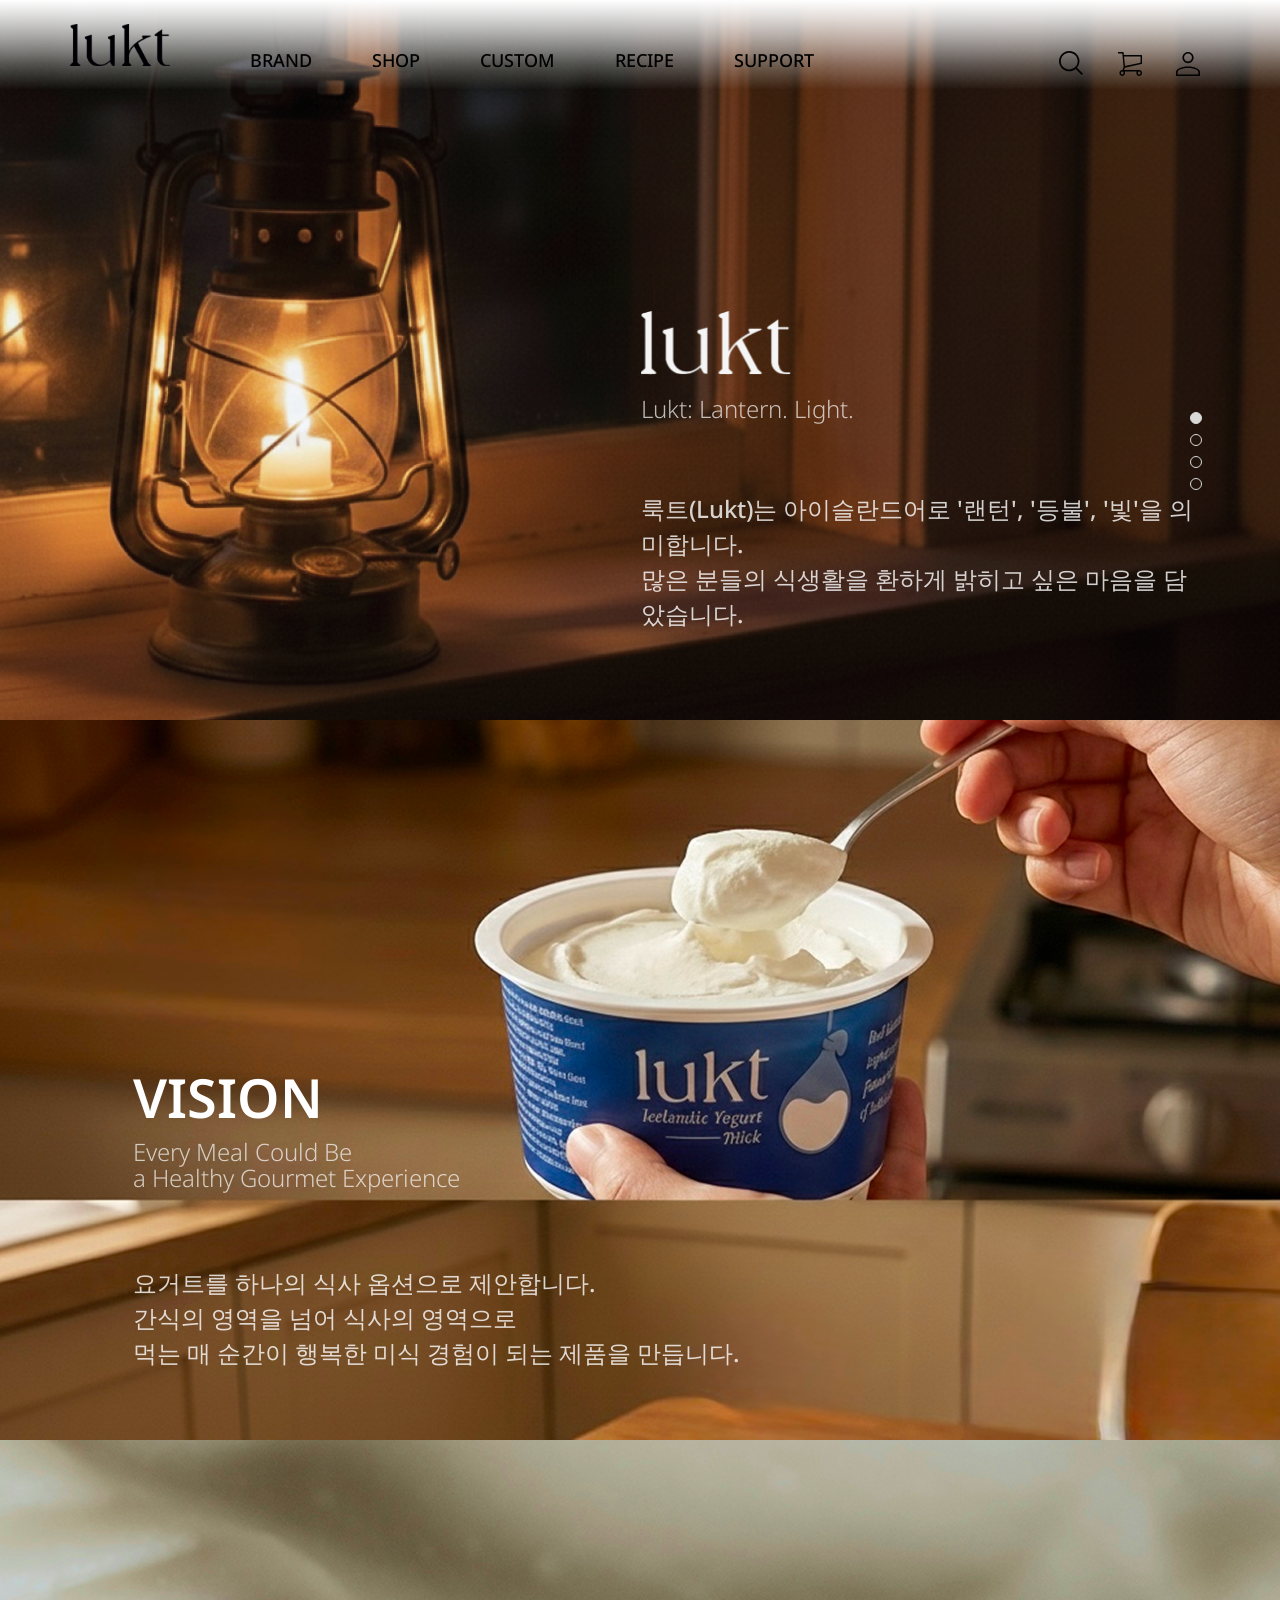
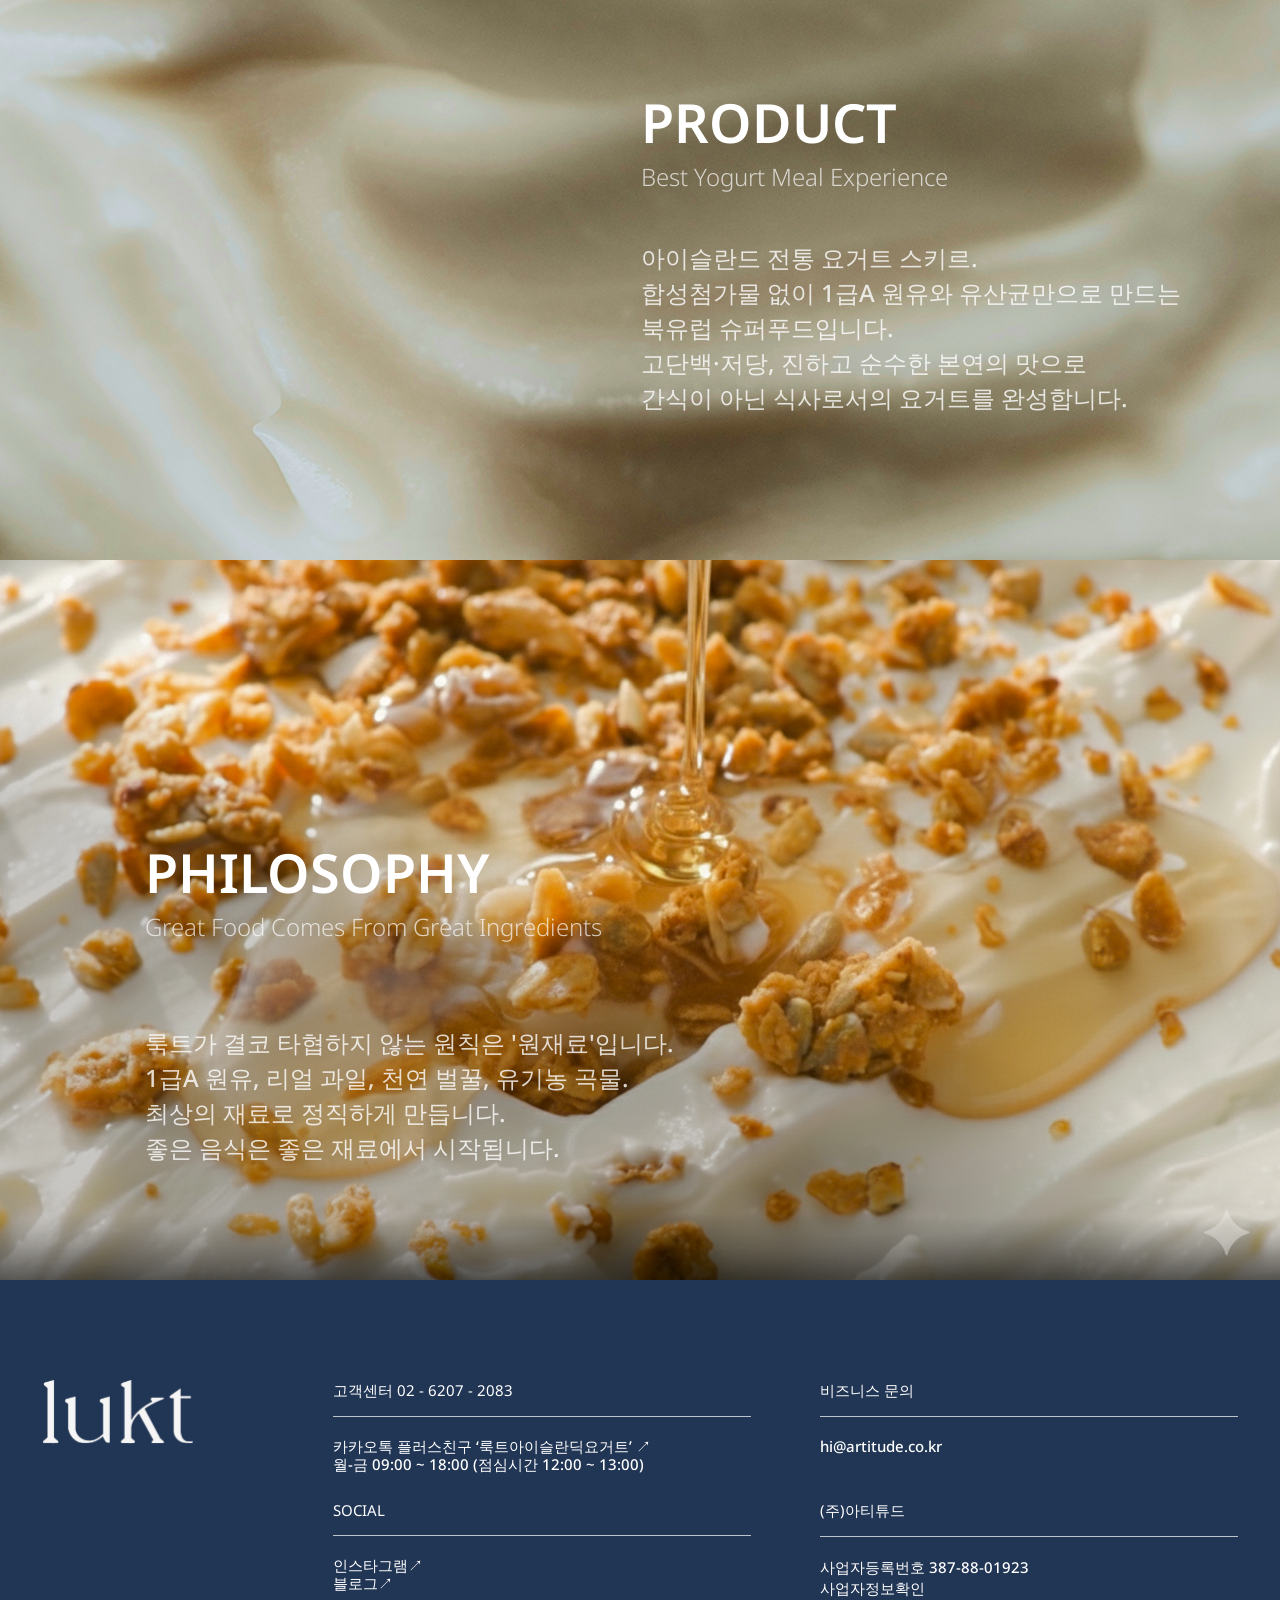
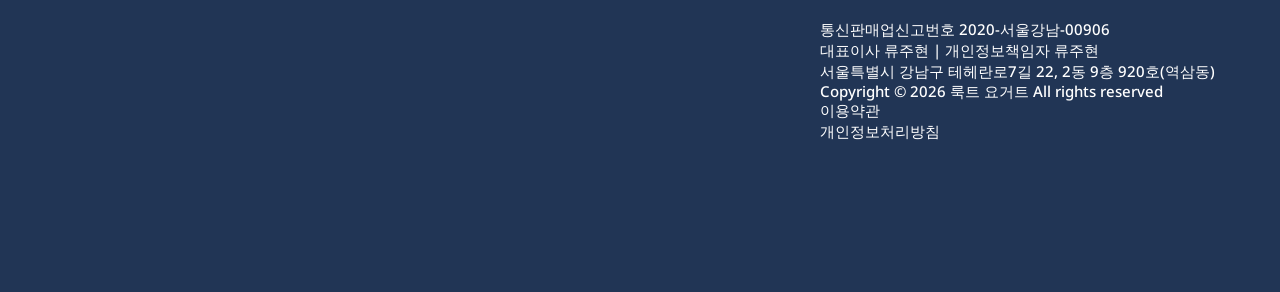
<file: contents/brand.html>
<!DOCTYPE html>
<html lang="ko">

<head>
    <meta charset="UTF-8">
    <meta name="viewport" content="width=device-width, initial-scale=1.0">
    <title>Brand | 룩트</title>

    <link
        href="https://fonts.googleapis.com/css2?family=Noto+Sans+KR:wght@100..900&family=Noto+Sans:ital,wght@0,100..900;1,100..900&display=swap"
        rel="stylesheet">


    <link rel="stylesheet" href="css/reset.css">
    <link rel="stylesheet" href="css/header.css">
    <link rel="stylesheet" href="css/brand.css">
    <link rel="stylesheet" href="css/footer.css">

    <script src="https://ajax.googleapis.com/ajax/libs/jquery/3.7.1/jquery.min.js"></script>
    <script src="../contents/script/brand.js"></script>


</head>

<body>
    <header class="clearfix">
        <h1 class="logo">
            <a href="../index.html"><img src="images/brand/main_logo.svg" alt="룩트"></a>
        </h1>

        <nav class="gnb">
            <ul class="clearfix">
                <li><a href="brand.html">BRAND</a></li>
                <li>
                    <a href="#">SHOP</a>
                    <ul class="lnb">
                        <li><a href="#">그릭요거트</a></li>
                        <li><a href="#">토핑</a></li>
                        <li><a href="#">버터</a></li>
                    </ul>

                </li>
                <li><a href="#">CUSTOM</a>
                    <ul class="lnb">
                        <li><a href="#">Make Your Set</a></li>
                    </ul>
                </li>
                <li><a href="recipe.html">RECIPE</a></li>
                <li><a href="#">SUPPORT</a>
                    <ul class="lnb">
                        <li><a href="#">공지사항</a></li>
                        <li><a href="#">FAQ</a></li>
                        <li><a href="#">1:1 문의</a></li>
                    </ul>
                </li>
            </ul>
        </nav>

        <div class="icon-grp">
            <div class="icon-grp-inner">
                <button><img src="images/brand/icon_search.svg" alt="검색"></button>
                <button><img src="images/brand/icon_cart.svg" alt="장바구니"></button>
                <button><img src="images/brand/icon_my-account.svg" alt="마이페이지"></button>
            </div>
        </div>

    </header>

    <article class="brand-wrap">
        <div id="brand1" class="page">
            <img src="images/brand/brand_page1.png" alt="브랜드 1페이지" class="brand-page">

            <div class="brand-msg brand-msg1">
                <div class="title-wrap">
                    <h2 class="brand-title">
                        <img src="images/brand/main_logo_white.svg" alt="룩트 로고">
                    </h2>
                    <p class="sub-title margin1">Lukt: Lantern. Light.</p>
                </div>
                <p class="des">
                    룩트(Lukt)는 아이슬란드어로 '랜턴', '등불', '빛'을 의미합니다.<br>많은 분들의 식생활을 환하게 밝히고 싶은 마음을 담았습니다.
                </p>
            </div>

        </div>

        <div id="brand2" class="page">
            <img src="images/brand/brand_page2.png" alt="브랜드 2페이지" class="brand-page">

            <div class="brand-msg brand-msg2">
                <div class="title-wrap">
                    <h2 class="brand-title">VISION</h2>
                    <p class="sub-title margin2">
                        Every Meal Could Be<br>a Healthy Gourmet Experience
                    </p>
                </div>
                <p class="des">
                    요거트를 하나의 식사 옵션으로 제안합니다.<br>간식의 영역을 넘어 식사의 영역으로<br>먹는 매 순간이 행복한 미식 경험이 되는 제품을 만듭니다.
                </p>
            </div>
        </div>

        <div id="brand3" class="page">
            <img src="images/brand/brand_page3.png" alt="브랜드 3페이지" class="brand-page">

            <div class="brand-msg brand-msg3">
                <div class="title-wrap">
                    <h2 class="brand-title">PRODUCT</h2>
                    <p class="sub-title margin3">
                        Best Yogurt Meal Experience
                    </p>
                </div>
                <p class="des">
                    아이슬란드 전통 요거트 스키르.<br>합성첨가물 없이 1급A 원유와 유산균만으로 만드는 북유럽 슈퍼푸드입니다.<br>고단백·저당, 진하고 순수한 본연의 맛으로<br>간식이 아닌
                    식사로서의
                    요거트를 완성합니다.
                </p>
            </div>
        </div>

        <div id="brand4" class="page">
            <img src="images/brand/brand_page4.png" alt="브랜드 4페이지" class="brand-page">

            <div class="brand-msg brand-msg4">
                <div class="title-wrap">
                    <h2 class="brand-title">PHILOSOPHY</h2>
                    <p class="sub-title margin4">
                        Great Food Comes From Great Ingredients
                    </p>
                </div>
                <p class="des">
                    룩트가 결코 타협하지 않는 원칙은 '원재료'입니다.<br>1급A 원유, 리얼 과일, 천연 벌꿀, 유기농 곡물.<br>최상의 재료로 정직하게 만듭니다.<br>좋은 음식은 좋은
                    재료에서
                    시작됩니다.
                </p>
            </div>
        </div>

        <ul class="slide-pagination">
            <li class="active"><a href="#">1번째 슬라이드</a></li>
            <li><a href="#">2번째 슬라이드</a></li>
            <li><a href="#">3번째 슬라이드</a></li>
            <li><a href="#">4번째 슬라이드</a></li>
        </ul>
    </article>

    <footer>
        <div class="footer-wrap clearfix">
            <h2><img src="images/brand/main_logo_white.svg" alt="룩트"></h2>

            <div class="footer-content clearfix">

                <div class="footer-grp">

                    <h3>고객센터 02 - 6207 - 2083</h3>

                    <p>카카오톡 플러스친구 ‘룩트아이슬란딕요거트’ <a
                            href="https://accounts.kakao.com/login/?continue=https%3A%2F%2Fpf.kakao.com%2F_hfaxnK%2Ffriend#loginF">↗</a>
                    </p>
                    <p>월-금 09:00 ~ 18:00 (점심시간 12:00 ~ 13:00)</p>
                </div>

                <div class="footer-grp">
                    <h3>비즈니스 문의</h3>
                    <p><a href="#">hi@artitude.co.kr</a></p>
                </div>

                <div class="footer-grp">
                    <h3>SOCIAL</h3>
                    <p>인스타그램<a href="https://www.instagram.com/lukt_official/">↗</a></p>
                    <p>블로그<a href="https://blog.naver.com/luktyogurt">↗</a></p>
                </div>

                <div class="footer-grp">
                    <h3>(주)아티튜드</h3>
                    <address>
                        사업자등록번호 387-88-01923 <a href="#">사업자정보확인</a><br>
                        통신판매업신고번호 2020-서울강남-00906<br>
                        대표이사 류주현 | 개인정보책임자 류주현<br>
                        서울특별시 강남구 테헤란로7길 22, 2동 9층 920호(역삼동)
                    </address>
                    <p class="copyright">Copyright © 2026 룩트 요거트 All rights reserved</p>

                    <div class="footer-links">
                        <a href="#">이용약관</a>
                        <a href="#">개인정보처리방침</a>
                    </div>
                </div>
            </div>
        </div>

    </footer>



</body>

</html>
</file>
<file: contents/css/header.css>
@charset "utf-8";

/* header.css */

header {
    width: 100%;
    height: 90px;
    padding: 0 70px;
    box-sizing: border-box;
    position: fixed;
    left: 0;
    top: 0;
    isolation: isolate;

    z-index: 9999;

    background-image: linear-gradient(to bottom,
            rgba(255, 255, 255, 1),
            rgba(255, 255, 255, 0));

    /* border-bottom: 3px solid #eee; */

}

header.on {
    background-image: none;
    background-color: rgba(255,255,255,0.8);
    transition: all 0.3s;
    /* 부드러운 전환 효과 */
}


header .logo {
    /* width: 240px;
    height: 90px;
    display: inline-block;
    position: relative; */
    float: left;
    margin-right: 80px;

    /* outline: 2px solid red; */
}

header .logo img {
    height: 42px;
    display: block;
    margin-top: 24px;

    /*  position: absolute;
    top: 50%;
    left: 50%;
    transform: translate(-50%, -50%); */
}

header .gnb {
    /* width: 588px;
    height: 90px; */
    /* display: inline-block; */
    /* position: relative; */
    float: left;
    margin-top: 48px;
    position: relative;


    /* outline: 2px solid red; */
}

header .gnb ul {
    /* width: 100%;
    height: 22px;
    padding: 0 10px;
    box-sizing: border-box; */

    /* position: absolute;
    left: 0;
    bottom: 20px; */

    /* outline: 2px solid blue; */
}

header .gnb ul li {
    /* height: 22px; */
    font-size: 18px;
    font-weight: 500;
    /* line-height: 22px; */
    /* display: inline-block; */
    float: left;
    position: relative;
    /* padding-right: 59px; */

    /* outline: 1px solid blue; */
}

header .gnb ul li~li {
    margin-left: 60px;
}

/* header .gnb ul li:last-child {
    padding-right: 0;

} */

header .gnb ul li a:hover {
    text-decoration: underline;
}

header .icon-grp {
    /* width: 214px;
    height: 90px; */
    float: right;
    margin-top: 40px;
    /* position: relative; */
    /* outline: 2px solid red; */
}

/* 
header .icon-grp .icon-grp-inner {
    width: 154px;
    height: 46px;
    position: absolute;
    left: 0;
    bottom: 14px;
    box-sizing: border-box;
    outline: 1px solid blue;
} */

header .icon-grp button {
    background-color: transparent;

    border: none;

    /*  outline: 1px solid blue; */
}

header .icon-grp button {
    margin-right: 8px;
    cursor: pointer;
}

header .icon-grp button:last-child {
    margin-right: 0;
}

/* lnb 기본 박스 설정 */

.lnb {
    width: 140px;
    background-color: #fff;
    border-radius: 6px;
    box-shadow: 0 2px 8px #d9d9d9;
    overflow: hidden;
    z-index: 10001;

    position: absolute;
    left: 0;
    top: calc(100% + 20px);
    transform: translateX(-16px);

    display: none;
}

.lnb::before {
    content: '';
    position: absolute;
    top: -20px;
    left: 0;
    width: 100%;
    height: 20px;
}

/* lnb 내부의 li 설정 */
.lnb li {
    /* 상위 GNB의 가로 나열 해제 */
    margin-left: 0 !important;
    width: 100%;
}

/* lnb 내부의 a 태그 설정 (핵심) */
header .gnb ul li .lnb li a {
    display: block;
    padding: 10px 10px;
    font-size: 15px;
    font-weight: 500;
    color: rgba(0, 0, 0, 0.8);
    text-align: left;
    letter-spacing: -0.5px;
    text-decoration: none;
}

/* lnb 호버 효과 */

.lnb:hover {
    border-radius: 6px;
}

header .gnb ul li .lnb li a:hover {
    background-color: #f5f5f5;
    border-radius: 6px;
}

/* 마우스 올렸을 때 소메뉴 보이기 (레시피 페이지 대응) */
header .gnb ul li:hover .lnb {
    display: block !important;
}

/* 소메뉴가 영상 뒤로 숨지 않게 우선순위 확보 */
header {
    z-index: 9999 !important;
}

.lnb {
    z-index: 10001 !important;
}
</file>
<file: contents/css/brand.css>
@charset "utf-8";

/* brand.css */
body {
    width: 100%;
    height: 100%;
   
     overflow: hidden;
}

.brand-wrap {
    width: 100%;
   
}


.page {
    position: relative;
    width: 100%;
    max-width: 1920px;
    margin: 0 auto;
    display: block;

}

.page img.brand-page {
    width: 100%;
    height: auto;
    display: block;
}

.page .brand-msg {
    position: absolute;
    display: flex;
    flex-direction: column;

    justify-content: space-between;
    color: #fff;
    box-sizing: border-box;

    transform: translate(-15%, -20%);

}

.page .brand-msg1 {
    height: 320px;
    left: 56.6%;
    top: 52.1%;
}

.page .brand-msg2 {
    height: 310px;
    left: 17.5%;
    top: 55.8%;

}

.page .brand-msg3 {
    height: 330px;
    left: 56.6%;
    top: 43.2%;

}

.page .brand-msg4 {
    height: 330px;
    left: 17.5%;
    top: 47.4%;

}

.page .brand-msg .title-wrap {
    display: flex;
    flex-direction: column;
    gap: 5px;
    /* 피그마에서 제목-부제목 사이의 작은 간격값 입력 */
}

.page .brand-msg .brand-title {
    font-size: 54px;
    font-weight: 600;
    /* margin-bottom: 5px; */
}

.page .brand-msg .brand-title img {}

.page .brand-msg .sub-title {
    font-size: 24px;
    font-weight: 300;
    opacity: 0.7;
}

.page .brand-msg .sub-title:nth-child(2) {
    line-height: 26px;
}

.page .brand-msg .des {
    font-size: 24px;
    font-weight: 500;
    line-height: 35px;
    opacity: 0.8;
    margin-top: auto;
}

.slide-pagination {
    position: fixed;
    right: 80px;
    top: 50%;
    transform: translateY(-50%);
    z-index: 9999;
    list-style: none;
    padding: 0;
    margin: 0;
}

.slide-pagination li.active a {
    background-color: #d9d9d9;
}

.slide-pagination li {
    width: 10px;
    height: 10px;
    margin: 12px 0;
}

.slide-pagination li a {
    display: block;
    width: 100%;
    height: 100%;
    background-color: transparent;
    border: 1.5px solid #d9d9d9;
    border-radius: 50%;
    text-indent: -9999px;
    overflow: hidden;
    transition: background-color 0.3s ease;
}
</file>
<file: contents/css/footer.css>
@charset "utf-8";

/* footer.css */

footer {
    background-color: #213555;
}

footer .footer-wrap {
    width: 1195px;
    padding: 100px 0 150px;
    margin: 0 auto;

    /* outline: 3px solid lightgray; */
}

footer h2 {
    float: left;
}

footer h2 img {}

footer .footer-content {
    width: 905px;
    color: #fff;
    font-size: 15px;
    font-weight: 500;
    float: right;

    /* outline: 5px solid red; */
}

footer .footer-content .footer-grp {
    /* outline: 2px solid lime; */
}

footer .footer-content .footer-grp:nth-child(1),
footer .footer-content .footer-grp:nth-child(2) {
    height: 100px;
    margin-bottom: 20px;
}

footer .footer-content .footer-grp:nth-child(odd) {
    float: left;
}

footer .footer-content .footer-grp:nth-child(even) {
    float: right;
}

.footer-grp h3 {
    display: block;
    width: 418px;
    border-bottom: 1px solid rgba(255,255,255,0.7);
    padding-bottom: 15px;
    margin-bottom: 20px;
    font-size: 15px;
}

.footer-grp p {
    line-height: 18px;
}

.footer-grp p a {
    display: inline-block;
}

.footer-grp address {
    font-style: normal;
}
</file>
